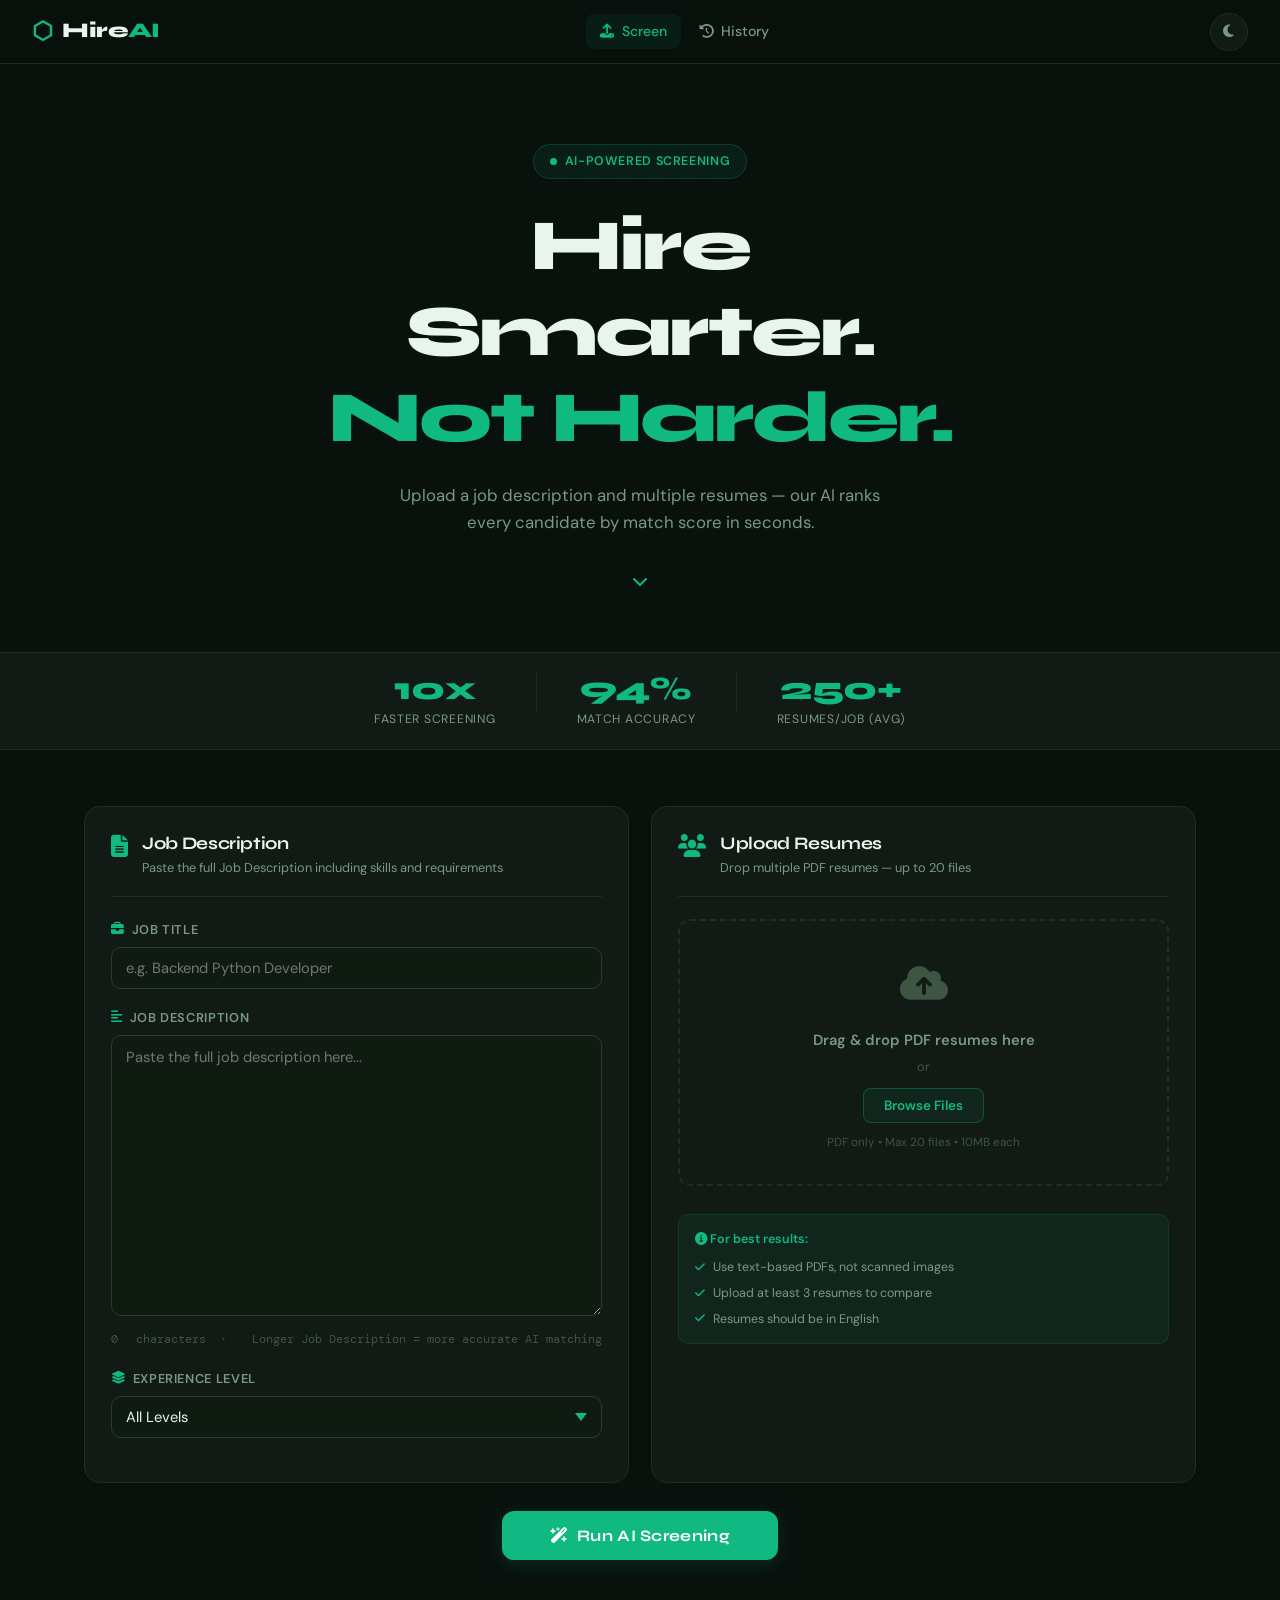
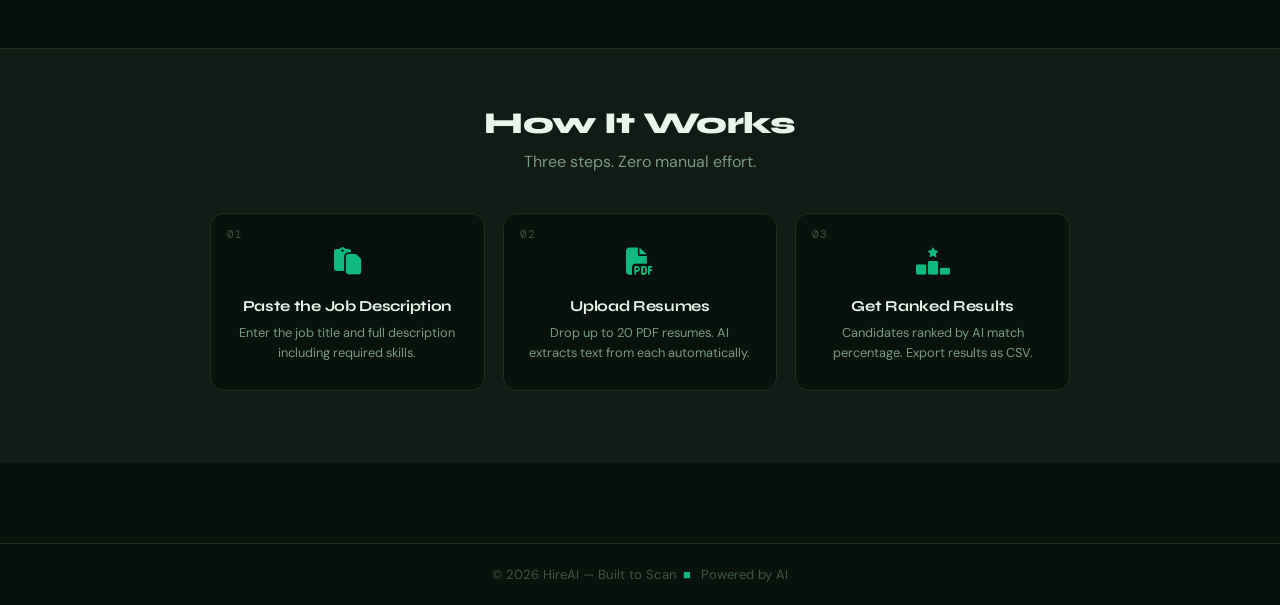
<file: index.html>
<!DOCTYPE html>
<!-- Upload page: user enters job description and uploads resumes -->
<html lang="en" data-theme="dark">

<head>
  <meta charset="UTF-8" />
  <meta name="viewport" content="width=device-width, initial-scale=1.0" />
  <title>HireAI — Screen Candidates</title>

  <link
    href="https://fonts.googleapis.com/css2?family=Syne:wght@400;600;700;800&family=DM+Sans:wght@300;400;500;600&family=DM+Mono:wght@400;500&display=swap"
    rel="stylesheet" />
  <link rel="stylesheet" href="https://cdnjs.cloudflare.com/ajax/libs/font-awesome/6.5.0/css/all.min.css" />
  <link rel="stylesheet" href="style.css" />
</head>

<body>

  <!-- ═══════════════════ NAVBAR ═══════════════════ -->
  <nav class="navbar">
    <a href="index.html" class="nav-logo">
      <span class="logo-icon">⬡</span>
      <span class="logo-text">Hire<span class="accent">AI</span></span>
    </a>
    <div class="nav-links">
      <a href="index.html" class="nav-link active">
        <i class="fas fa-upload"></i> Screen
      </a>
      <a href="main.html" class="nav-link" onclick="sessionStorage.setItem('view','history')">
        <i class="fas fa-clock-rotate-left"></i> History
      </a>
    </div>
    <button class="theme-toggle" onclick="toggleTheme()" title="Switch theme">
      <i class="fas fa-moon" id="themeIcon"></i>
    </button>
  </nav>

  <main class="main-content">

    <!-- ── HERO SECTION ── -->
    <section class="hero">
      <div class="hero-grid-bg"></div>
      <div class="hero-content">
        <div class="hero-badge">
          <span class="badge-dot"></span>
          AI-Powered Screening
        </div>
        <h1 class="hero-title">
          Hire Smarter.<br />
          <span class="accent">Not Harder.</span>
        </h1>
        <p class="hero-subtitle">
          Upload a job description and multiple resumes — our AI ranks every
          candidate by match score in seconds.
        </p>
        <div class="hero-arrow"><i class="fas fa-chevron-down"></i></div>
      </div>
    </section>

    <!-- ── STATS BAR ── -->
    <div class="stats-bar">
      <div class="stat-item">
        <span class="stat-number">10x</span>
        <span class="stat-label">Faster Screening</span>
      </div>
      <div class="stat-divider"></div>
      <div class="stat-item">
        <span class="stat-number">94%</span>
        <span class="stat-label">Match Accuracy</span>
      </div>
      <div class="stat-divider"></div>
      <div class="stat-item">
        <span class="stat-number">250+</span>
        <span class="stat-label">Resumes/Job (avg)</span>
      </div>
    </div>

    <!-- ── MAIN FORM SECTION ── -->
    <section class="form-section">
      <div class="container">

        <div class="form-grid">

          <!-- LEFT CARD: Job Description input -->
          <div class="form-card">
            <div class="card-header">
              <i class="fas fa-file-lines card-icon"></i>
              <div>
                <h2 class="card-title">Job Description</h2>
                <p class="card-subtitle">Paste the full Job Description including skills and requirements</p>
              </div>
            </div>

            <div class="input-group">
              <label class="input-label" for="job_title">
                <i class="fas fa-briefcase"></i> Job Title
              </label>
              <input type="text" id="job_title" class="text-input" placeholder="e.g. Backend Python Developer" />
            </div>

            <div class="input-group">
              <label class="input-label" for="job_description">
                <i class="fas fa-align-left"></i> Job Description
              </label>
              <textarea id="job_description" class="textarea-input" rows="11"
                placeholder="Paste the full job description here..."></textarea>
              <div class="char-counter">
                <span id="charCount">0</span> characters &nbsp;·&nbsp;
                <span class="char-tip">Longer Job Description = more accurate AI matching</span>
              </div>
            </div>

            <div class="input-group">
              <label class="input-label" for="experience_level">
                <i class="fas fa-layer-group"></i> Experience Level
              </label>
              <select id="experience_level" class="select-input">
                <option value="all">All Levels</option>
                <option value="fresher">Fresher (0 - 1 yr)</option>
                <option value="mid">Mid-Level (2 - 4 yrs)</option>
                <option value="senior">Senior (5+ yrs)</option>
              </select>
            </div>
          </div>

          <!-- RIGHT CARD: Resume upload -->
          <div class="form-card">
            <div class="card-header">
              <i class="fas fa-users card-icon"></i>
              <div>
                <h2 class="card-title">Upload Resumes</h2>
                <p class="card-subtitle">Drop multiple PDF resumes — up to 20 files</p>
              </div>
            </div>

            <div class="drop-zone" id="dropZone">
              <div class="drop-zone-inner">
                <div class="drop-icon"><i class="fas fa-cloud-arrow-up"></i></div>
                <p class="drop-text">Drag &amp; drop PDF resumes here</p>
                <p class="drop-subtext">or</p>
                <input type="file" id="resumeFiles" multiple accept=".pdf" class="file-input-hidden" />
                <button type="button" class="btn-browse" onclick="document.getElementById('resumeFiles').click()">
                  Browse Files
                </button>
                <p class="drop-hint">PDF only &bull; Max 20 files &bull; 10MB each</p>
              </div>
            </div>

            <div class="file-list" id="fileList"></div>

            <div class="file-count-bar" id="fileCountBar" style="display:none;">
              <i class="fas fa-check-circle accent"></i>
              <span id="fileCountText">0 files selected</span>
              <button type="button" class="btn-clear-files" onclick="clearFiles()">Clear all</button>
            </div>

            <div class="requirements-box">
              <p class="req-title"><i class="fas fa-circle-info"></i> For best results:</p>
              <ul class="req-list">
                <li><i class="fas fa-check accent"></i> Use text-based PDFs, not scanned images</li>
                <li><i class="fas fa-check accent"></i> Upload at least 3 resumes to compare</li>
                <li><i class="fas fa-check accent"></i> Resumes should be in English</li>
              </ul>
            </div>
          </div>

        </div>

        <!-- Submit button -->
        <div class="submit-row">
          <button type="button" class="btn-submit" onclick="submitForm()">
            <span id="submitText">
              <i class="fas fa-wand-magic-sparkles"></i>&nbsp; Run AI Screening
            </span>
            <span id="submitLoading" style="display:none;">
              <i class="fas fa-circle-notch fa-spin"></i>&nbsp; Processing...
            </span>
          </button>
        </div>

        <!-- Error message area -->
        <div id="formError" style="display:none;" class="flash flash-error">
          <i class="fas fa-circle-exclamation"></i>
          <span id="formErrorText"></span>
        </div>

      </div>
    </section>

    <!-- ── HOW IT WORKS ── -->
    <section class="how-it-works">
      <div class="container">
        <h2 class="section-title">How It Works</h2>
        <p class="section-subtitle">Three steps. Zero manual effort.</p>
        <div class="steps-grid">
          <div class="step-card">
            <div class="step-number">01</div>
            <div class="step-icon"><i class="fas fa-paste"></i></div>
            <h3 class="step-title">Paste the Job Description</h3>
            <p class="step-desc">Enter the job title and full description including required skills.</p>
          </div>
          <div class="step-card">
            <div class="step-number">02</div>
            <div class="step-icon"><i class="fas fa-file-pdf"></i></div>
            <h3 class="step-title">Upload Resumes</h3>
            <p class="step-desc">Drop up to 20 PDF resumes. AI extracts text from each automatically.</p>
          </div>
          <div class="step-card">
            <div class="step-number">03</div>
            <div class="step-icon"><i class="fas fa-ranking-star"></i></div>
            <h3 class="step-title">Get Ranked Results</h3>
            <p class="step-desc">Candidates ranked by AI match percentage. Export results as CSV.</p>
          </div>
        </div>
      </div>
    </section>

  </main>

  <footer class="footer">
    <p>&copy; 2026 HireAI &mdash; Built to Scan<span class="footer-accent">&#9632;</span> Powered by AI</p>
  </footer>

  <script src="main.js"></script>

  <script>
    /* Live character counter */
    document.getElementById('job_description').addEventListener('input', function () {
      document.getElementById('charCount').textContent = this.value.length;
    });

    async function submitForm() {
      const title = document.getElementById('job_title').value.trim();
      const jd = document.getElementById('job_description').value.trim();
      const files = document.getElementById('resumeFiles').files;
      const errEl = document.getElementById('formError');
      const errTx = document.getElementById('formErrorText');

      // ── Validation ──────────────────────────────────────────
      errEl.style.display = 'none';

      if (!title) {
        errTx.textContent = 'Please enter a job title.';
        errEl.style.display = 'flex';
        return;
      }
      if (jd.length < 50) {
        errTx.textContent = 'Please enter a more detailed job description (min 50 characters).';
        errEl.style.display = 'flex';
        return;
      }
      if (!files || files.length === 0) {
        errTx.textContent = 'Please upload at least one PDF resume.';
        errEl.style.display = 'flex';
        return;
      }

      // ── Loading UI ───────────────────────────────────────────
      document.getElementById('submitText').style.display = 'none';
      document.getElementById('submitLoading').style.display = 'inline';

      // ── Build FormData ───────────────────────────────────────
      const formData = new FormData();
      formData.append('job_title', title);
      formData.append('job_description', jd);
      for (let i = 0; i < files.length; i++) {
        formData.append('resumes', files[i]);
      }

      try {
        const response = await fetch('/screen', {
          method: 'POST',
          body: formData
        });

        if (!response.ok) {
          throw new Error('Server responded with status ' + response.status);
        }

        const data = await response.json();

        if (!data.success) {
          throw new Error(data.error || data.message || 'Unknown error from server.');
        }

        // ── Store results in sessionStorage for main.html ────────
        sessionStorage.setItem('lastResults', JSON.stringify(data.candidates));
        sessionStorage.setItem('commonGaps', JSON.stringify(data.common_gaps || []));
        sessionStorage.setItem('jobTitle', title);
        sessionStorage.setItem('resumeCount', data.count);
        sessionStorage.setItem('view', 'results');   // show results view on main.html

        // ── Navigate to results page ─────────────────────────────
        window.location.href = 'main.html';

      } catch (err) {
        console.error('Submission error:', err);
        errTx.textContent = 'Connection failed: ' + err.message + '. Make sure app.py is running.';
        errEl.style.display = 'flex';
        document.getElementById('submitText').style.display = 'inline';
        document.getElementById('submitLoading').style.display = 'none';
      }
    }
  </script>

</body>

</html>
</file>
<file: style.css>
/* ── DARK THEME VARIABLES (default) ── */
/* :root applies these variables to the entire page by default */
:root,
/* [data-theme="dark"] re-applies when JS explicitly switches to dark mode */
[data-theme="dark"] {
  --bg: #09110d;
  /* Darkest page background: very dark green-black */
  --surface: #111a14;
  /* Slightly lighter card/panel background color */
  --surface-2: #172112;
  /* Lighter shade used for hover and secondary surfaces */
  --border: #1e2e20;
  /* Subtle border color drawn between elements */
  --text: #e8f5ed;
  /* Primary text: near-white with a soft green tint */
  --text-muted: #7a9982;
  /* Secondary text: muted sage green for labels */
  --text-faint: #3d5542;
  /* Faintest text used for placeholders and disabled states */
  --accent: #10b981;
  /* Brand accent: Emerald Green for buttons and highlights */
  --accent-hover: #0d9e6e;
  /* Darker emerald used on hover states */
  --accent-glow: rgba(16, 185, 129, 0.15);
  /* Transparent emerald for box-shadow glow */
  --accent-light: rgba(16, 185, 129, 0.08);
  /* Very faint emerald tint for badge backgrounds */
  --score-high: #10b981;
  /* Green applied to match scores of 75% and above */
  --score-mid: #f59e0b;
  /* Amber applied to match scores of 50 to 74% */
  --score-low: #ef4444;
  /* Red applied to match scores below 50% */
  --nav-bg: rgba(9, 17, 13, 0.88);
  /* Semi-transparent dark background for frosted navbar */
  --nav-border: #1e2e20;
  /* Border color drawn at the bottom of the navbar */
  --shadow: 0 4px 24px rgba(0, 0, 0, 0.4);
  /* Drop shadow used on floating elements */
  --input-bg: #0f1a11;
  /* Dark background color used inside text inputs */
  --input-border: #2a3d2c;
  /* Border drawn around text inputs and dropdowns */
  --input-focus: #10b981;
  /* Emerald border shown on a focused input field */
}

/* ── LIGHT THEME VARIABLES — active when JS sets data-theme="light" ── */
/* All variables below override the dark theme when light mode is active */
[data-theme="light"] {
  --bg: #f0f9f4;
  /* Light mint page background for light mode */
  --surface: #ffffff;
  /* Pure white card background in light mode */
  --surface-2: #e8f5ed;
  /* Light green tint for hover surfaces in light mode */
  --border: #c8e6d0;
  /* Soft mint border color used in light mode */
  --text: #0f2617;
  /* Very dark forest green text for readability on white */
  --text-muted: #4a7459;
  /* Medium green-grey for secondary labels in light mode */
  --text-faint: #8ab89a;
  /* Light sage for placeholder text in light mode */
  --accent: #059669;
  /* Slightly darker emerald for better contrast on white */
  --accent-hover: #047857;
  /* Even darker emerald for hover states in light mode */
  --accent-glow: rgba(5, 150, 105, 0.12);
  /* Transparent glow for box-shadows in light mode */
  --accent-light: rgba(5, 150, 105, 0.06);
  /* Very faint emerald tint for backgrounds in light mode */
  --score-high: #059669;
  /* Darker green for high scores to contrast on white */
  --score-mid: #d97706;
  /* Darker amber for mid scores to contrast on white */
  --score-low: #dc2626;
  /* Darker red for low scores to contrast on white */
  --nav-bg: rgba(240, 249, 244, 0.92);
  /* Semi-transparent light mint for navbar background */
  --nav-border: #c8e6d0;
  /* Soft mint border at the bottom of the navbar */
  --shadow: 0 4px 24px rgba(0, 0, 0, 0.08);
  /* Lighter shadow used in light mode */
  --input-bg: #f8fffe;
  /* Nearly white input background for light mode */
  --input-border: #b6d9c0;
  /* Soft green border around inputs in light mode */
  --input-focus: #059669;
  /* Darker emerald focus border for inputs in light mode */
}

/* ── RESET & BASE ── */
/* Selects all elements and their pseudo-elements for the universal reset */
*,
*::before,
*::after {
  margin: 0;
  /* Removes all default outer spacing from every element */
  padding: 0;
  /* Removes all default inner spacing from every element */
  box-sizing: border-box;
  /* Includes padding and border inside the element's total width */
}

/* Enables animated smooth scrolling when jumping to anchor links */
html {
  scroll-behavior: smooth;
  /* Animates page scroll instead of instantly jumping */
}

/* Sets the base font, background, text color, and minimum height for the page */
body {
  font-family: 'DM Sans', sans-serif;
  /* Uses DM Sans as the main readable body font */
  background: var(--bg);
  /* Applies the current theme background color */
  color: var(--text);
  /* Applies the current theme text color */
  min-height: 100vh;
  /* Ensures the body fills the full visible screen height */
  line-height: 1.65;
  /* Sets comfortable vertical spacing between lines of text */
  transition: background .3s, color .3s;
  /* Animates color changes smoothly on theme switch */
}

/* Makes links inherit surrounding text color and removes underline */
a {
  color: inherit;
  /* Link color matches the surrounding text instead of default blue */
  text-decoration: none;
  /* Removes the default underline from all anchor tags */
}

/* Removes bullet points from all unordered lists */
ul {
  list-style: none;
  /* Hides the default disc markers on list items */
}

/* Applies the Syne display font and tight letter-spacing to all headings */
h1,
h2,
h3,
h4,
h5,
h6 {
  font-family: 'Syne', sans-serif;
  /* Uses bold geometric Syne font for all headings */
  line-height: 1.2;
  /* Sets tighter line height for large heading text */
  letter-spacing: -.02em;
  /* Tightens letter spacing for a modern heading look */
}

/* Utility class that applies the emerald accent color to any text element */
.accent {
  color: var(--accent);
  /* Turns any element's text the current theme accent color */
}

/* ── LAYOUT ── */
/* Centers content with a max width and adds horizontal padding */
.container {
  max-width: 1160px;
  /* Limits content to 1160 pixels wide on large screens */
  margin: 0 auto;
  /* Centers the container horizontally on the page */
  padding: 0 24px;
  /* Adds left and right padding inside the container */
}

/* Adds top padding to clear the fixed navbar and sets minimum page height */
.main-content {
  padding-top: 64px;
  /* Pushes all content below the 64px fixed navbar */
  min-height: calc(100vh - 100px);
  /* Ensures the page is tall enough to push the footer down */
}

/* ── NAVBAR ── */
/* Fixed navbar that stays visible at the top of the viewport while scrolling */
.navbar {
  position: fixed;
  /* Locks the navbar to the top of the viewport */
  top: 0;
  /* Anchors the navbar to the very top of the screen */
  left: 0;
  /* Stretches the navbar to the left edge */
  right: 0;
  /* Stretches the navbar to the right edge */
  height: 64px;
  /* Sets the navbar to exactly 64 pixels tall */
  background: var(--nav-bg);
  /* Applies the semi-transparent frosted glass background */
  backdrop-filter: blur(12px);
  /* Blurs page content visible behind the navbar */
  border-bottom: 1px solid var(--nav-border);
  /* Draws a subtle line below the navbar */
  display: flex;
  /* Arranges navbar children in a horizontal row */
  align-items: center;
  /* Vertically centers all children in the navbar */
  justify-content: space-between;
  /* Logo left, links center, toggle right */
  padding: 0 32px;
  /* Adds horizontal padding inside the navbar */
  z-index: 100;
  /* Ensures the navbar renders above all other page elements */
  transition: background .3s;
  /* Smoothly animates background on theme change */
}

/* Styles the logo as a horizontal flex row with icon and text */
.nav-logo {
  display: flex;
  /* Places the hexagon icon and text side by side */
  align-items: center;
  /* Vertically centers the icon with the text */
  gap: 10px;
  /* Adds space between the hexagon and the logo text */
  font-family: 'Syne', sans-serif;
  /* Uses the bold Syne font for the logo */
  font-size: 1.3rem;
  /* Makes the logo text larger than body text */
  font-weight: 800;
  /* Makes the logo text as bold as possible */
  letter-spacing: -.03em;
  /* Tightens letter spacing for a sleek logo style */
}

/* Styles the hexagon icon in the navbar logo */
.logo-icon {
  font-size: 1.5rem;
  /* Makes the hexagon symbol larger than the text */
  color: var(--accent);
  /* Colors the hexagon with the emerald accent */
}

/* Wraps the navigation links in a horizontal row */
.nav-links {
  display: flex;
  /* Arranges the Screen and History links side by side */
  gap: 4px;
  /* Adds a small gap between navigation links */
}

/* Styles each navigation link as a pill */
.nav-link {
  display: flex;
  /* Places the icon and text side by side inside the link */
  align-items: center;
  /* Vertically centers the icon with the link text */
  gap: 8px;
  /* Adds space between the icon and the link label */
  padding: 6px 14px;
  /* Adds padding to create the pill button shape */
  border-radius: 8px;
  /* Rounds the link pill corners */
  font-size: .88rem;
  /* Sets a slightly smaller font than body text */
  font-weight: 500;
  /* Makes link text medium weight */
  color: var(--text-muted);
  /* Uses muted color for inactive nav links */
  transition: all .2s;
  /* Smoothly animates all visual changes on hover */
}

/* Highlights a link on hover or when it matches the active page */
.nav-link:hover,
.nav-link.active {
  background: var(--accent-light);
  /* Adds a faint emerald background to active links */
  color: var(--accent);
  /* Colors active link text with the emerald accent */
}

/* Styles the circular theme toggle button in the top-right of the navbar */
.theme-toggle {
  width: 38px;
  /* Sets the toggle to a fixed 38 pixel width */
  height: 38px;
  /* Sets the toggle to a fixed 38 pixel height */
  border-radius: 50%;
  /* Makes the toggle a perfect circle */
  border: 1px solid var(--border);
  /* Draws a border around the circle */
  background: var(--surface);
  /* Fills the toggle with the surface color */
  color: var(--text-muted);
  /* Colors the moon/sun icon with the muted color */
  cursor: pointer;
  /* Shows a hand cursor on hover */
  display: flex;
  /* Centers the icon inside the circle */
  align-items: center;
  /* Vertically centers the icon */
  justify-content: center;
  /* Horizontally centers the icon */
  font-size: .9rem;
  /* Sets the icon size */
  transition: all .2s;
  /* Smoothly animates visual changes on hover */
}

/* Changes the toggle appearance when hovered */
.theme-toggle:hover {
  background: var(--accent-light);
  /* Adds faint emerald background on hover */
  color: var(--accent);
  /* Colors the icon emerald on hover */
  border-color: var(--accent);
  /* Changes the border to emerald on hover */
}

/* ── FOOTER ── */
/* Styles the page footer at the very bottom */
.footer {
  border-top: 1px solid var(--border);
  /* Draws a line above the footer */
  padding: 20px;
  /* Adds spacing inside the footer */
  text-align: center;
  /* Centers footer text horizontally */
  font-size: .82rem;
  /* Makes footer text slightly smaller than body text */
  color: var(--text-faint);
  /* Uses the faintest text color for the footer */
  margin-top: 80px;
  /* Adds space above the footer to separate from content */
}

/* Styles the small decorative square between footer text segments */
.footer-accent {
  color: var(--accent);
  /* Colors the decorative square with the emerald accent */
  margin: 0 6px;
  /* Adds horizontal spacing around the decorative square */
}

/* ── HERO ── */
/* Styles the large hero section at the top of the upload page */
.hero {
  position: relative;
  /* Creates a context for the background grid overlay */
  padding: 80px 24px 56px;
  /* Adds generous padding inside the hero section */
  text-align: center;
  /* Centers all hero content horizontally */
  overflow: hidden;
  /* Clips the background grid to stay within the section */
}

/* CSS dot-grid decorative background drawn with a radial gradient */
.hero-grid-bg {
  position: absolute;
  /* Positions the grid behind all hero content */
  inset: 0;
  /* Stretches the grid to fill the entire hero section */
  background-image: radial-gradient(circle, var(--border) 1px, transparent 1px);
  /* Draws small dots at every grid intersection */
  background-size: 32px 32px;
  /* Sets 32px spacing between each dot */
  opacity: .5;
  /* Makes the grid subtle and semi-transparent */
  pointer-events: none;
  /* Allows clicks to pass through the grid to elements below */
}

/* Positions hero text above the decorative background */
.hero-content {
  position: relative;
  /* Creates a stacking context above the background grid */
  z-index: 1;
  /* Renders hero text on top of the background grid */
  max-width: 680px;
  /* Limits text width for comfortable reading */
  margin: 0 auto;
  /* Centers the hero content block */
}

/* Styles the small AI-Powered Screening badge above the headline */
.hero-badge {
  display: inline-flex;
  /* Shrinks the badge to fit its content */
  align-items: center;
  /* Vertically centers the dot and text inside */
  gap: 8px;
  /* Adds space between the pulsing dot and the label */
  background: var(--accent-light);
  /* Fills the badge with faint emerald */
  border: 1px solid rgba(16, 185, 129, .2);
  /* Draws a subtle emerald border */
  color: var(--accent);
  /* Colors the badge text with the emerald accent */
  padding: 6px 16px;
  /* Adds padding to create the pill shape */
  border-radius: 100px;
  /* Fully rounds the badge into a pill */
  font-size: .78rem;
  /* Sets a small font size for the badge */
  font-weight: 600;
  /* Makes the badge text semi-bold */
  text-transform: uppercase;
  /* Converts badge text to all uppercase */
  letter-spacing: .05em;
  /* Adds slight letter spacing to the uppercase text */
  margin-bottom: 24px;
  /* Adds space below the badge before the headline */
}

/* Styles the animated pulsing dot inside the hero badge */
.badge-dot {
  width: 7px;
  /* Sets the dot to 7 pixels wide */
  height: 7px;
  /* Sets the dot to 7 pixels tall */
  background: var(--accent);
  /* Fills the dot with the emerald accent color */
  border-radius: 50%;
  /* Makes the dot a perfect circle */
  animation: pulse 2s infinite;
  /* Runs the pulse animation continuously */
}

/* Defines the pulse animation that makes the dot fade and shrink */
@keyframes pulse {

  0%,
  100% {
    opacity: 1;
    transform: scale(1);
  }

  /* Full size and opacity at start and end */
  50% {
    opacity: .4;
    transform: scale(.8);
  }

  /* Fades and shrinks at the animation midpoint */
}

/* Styles the main hero headline with fluid responsive font sizing */
.hero-title {
  font-size: clamp(2.8rem, 6vw, 4.5rem);
  /* Scales between 2.8rem and 4.5rem based on screen width */
  font-weight: 800;
  /* Makes the headline as bold as possible */
  letter-spacing: -.04em;
  /* Tightens letter spacing for a strong headline look */
  margin-bottom: 20px;
  /* Adds space below the headline */
}

/* Styles the subtitle paragraph below the main headline */
.hero-subtitle {
  font-size: 1.05rem;
  /* Sets the subtitle slightly larger than body text */
  color: var(--text-muted);
  /* Uses the muted color to separate from the headline */
  max-width: 520px;
  /* Limits width for readable line lengths */
  margin: 0 auto 32px;
  /* Centers the subtitle and adds space below it */
}

/* Styles the animated arrow below the hero subtitle */
.hero-arrow {
  color: var(--accent);
  /* Colors the arrow with the emerald accent */
  font-size: 1rem;
  /* Sets the arrow icon size */
  animation: bounce 2s infinite;
  /* Runs the bounce animation continuously */
}

/* Defines the bounce animation that moves the arrow up and down */
@keyframes bounce {

  0%,
  100% {
    transform: translateY(0);
  }

  /* Arrow at its normal vertical position */
  50% {
    transform: translateY(6px);
  }

  /* Arrow shifts 6 pixels downward at midpoint */
}

/* ── STATS BAR ── */
/* Styles the three-number stats bar below the hero */
.stats-bar {
  display: flex;
  /* Arranges the three stats horizontally */
  justify-content: center;
  /* Centers the stats group horizontally */
  background: var(--surface);
  /* Fills the bar with the card surface color */
  border-top: 1px solid var(--border);
  /* Draws a line above the stats bar */
  border-bottom: 1px solid var(--border);
  /* Draws a line below the stats bar */
  padding: 20px 24px;
  /* Adds padding inside the bar */
}

/* Styles each stat number and label pair */
.stat-item {
  display: flex;
  /* Stacks number above label */
  flex-direction: column;
  /* Arranges number and label vertically */
  align-items: center;
  /* Centers both horizontally */
  padding: 0 40px;
  /* Adds horizontal spacing between stat items */
}

/* Styles the large number in each stat */
.stat-number {
  font-family: 'Syne', sans-serif;
  /* Uses bold Syne font for stat numbers */
  font-size: 2rem;
  /* Makes the stat number large and prominent */
  font-weight: 800;
  /* Makes the stat number as bold as possible */
  color: var(--accent);
  /* Colors the number with the emerald accent */
  line-height: 1;
  /* Removes extra vertical spacing around the number */
}

/* Styles the label below each stat number */
.stat-label {
  font-size: .76rem;
  /* Makes the label smaller than body text */
  color: var(--text-muted);
  /* Uses muted color for the label */
  text-transform: uppercase;
  /* Converts the label to all uppercase */
  letter-spacing: .06em;
  /* Adds letter spacing to the uppercase label */
  margin-top: 4px;
  /* Adds a small gap between the number and label */
}

/* Styles the vertical divider line between stat items */
.stat-divider {
  width: 1px;
  /* Sets the divider to exactly one pixel wide */
  height: 40px;
  /* Sets the divider height to match the stats */
  background: var(--border);
  /* Colors the divider with the border variable */
}

/* ── FORM SECTION ── */
/* Adds vertical spacing around the main upload form */
.form-section {
  padding: 56px 0;
  /* Adds space above and below the form section */
}

/* Two-column grid layout for the JD card and upload card */
.form-grid {
  display: grid;
  /* Uses CSS Grid for the two-column layout */
  grid-template-columns: 1fr 1fr;
  /* Creates two equal-width columns */
  gap: 22px;
  /* Adds space between the two form cards */
  margin-bottom: 28px;
  /* Adds space below the form grid */
}

/* Styles each white card in the form section */
.form-card {
  background: var(--surface);
  /* Fills the card with the surface background */
  border: 1px solid var(--border);
  /* Draws a border around the card */
  border-radius: 16px;
  /* Rounds the card corners */
  padding: 26px;
  /* Adds internal padding inside the card */
  transition: border-color .2s;
  /* Smoothly animates border color on hover */
}

/* Highlights the form card border on hover */
.form-card:hover {
  border-color: var(--accent);
  /* Changes the border to emerald on hover */
}

/* Styles the header row at the top of each form card */
.card-header {
  display: flex;
  /* Places icon and text side by side */
  align-items: flex-start;
  /* Aligns icon to the top of the text block */
  gap: 14px;
  /* Adds space between the icon and the heading text */
  margin-bottom: 22px;
  /* Adds space below the header */
  padding-bottom: 18px;
  /* Adds padding before the divider line */
  border-bottom: 1px solid var(--border);
  /* Draws a divider line below the header */
}

/* Styles the icon displayed in each card header */
.card-icon {
  font-size: 1.4rem;
  /* Makes the card icon larger than body text */
  color: var(--accent);
  /* Colors the icon with the emerald accent */
  margin-top: 2px;
  /* Nudges the icon down to align with the title */
}

/* Styles the card title text */
.card-title {
  font-size: 1.1rem;
  /* Makes the card title slightly larger than body text */
  font-weight: 700;
  /* Makes the card title bold */
  margin-bottom: 3px;
  /* Adds a tiny gap between the title and subtitle */
}

/* Styles the subtitle below each card title */
.card-subtitle {
  font-size: .8rem;
  /* Makes the subtitle smaller than body text */
  color: var(--text-muted);
  /* Uses muted color for the subtitle */
}

/* Wraps each label and input with bottom spacing */
.input-group {
  margin-bottom: 18px;
  /* Adds space below each form field group */
}

/* Styles the small uppercase label above each input */
.input-label {
  display: flex;
  /* Places the icon and label text side by side */
  align-items: center;
  /* Vertically centers the icon with the label */
  gap: 7px;
  /* Adds space between the icon and the label text */
  font-size: .8rem;
  /* Makes the label smaller than body text */
  font-weight: 600;
  /* Makes the label semi-bold */
  color: var(--text-muted);
  /* Uses muted color for form labels */
  text-transform: uppercase;
  /* Converts the label to all uppercase */
  letter-spacing: .05em;
  /* Adds letter spacing to the uppercase label */
  margin-bottom: 7px;
  /* Adds space below the label before the input */
}

/* Colors the small icon inside each label */
.input-label i {
  color: var(--accent);
  /* Colors the label icon with the emerald accent */
}

/* Shared base styles for text inputs, textareas, and selects */
.text-input,
.textarea-input,
.select-input {
  width: 100%;
  /* Makes each input fill its container width */
  background: var(--input-bg);
  /* Applies the dark input background */
  border: 1px solid var(--input-border);
  /* Draws a border around the input */
  border-radius: 10px;
  /* Rounds the input corners */
  color: var(--text);
  /* Sets input text color to match the theme */
  font-family: 'DM Sans', sans-serif;
  /* Ensures inputs use the page font */
  font-size: .92rem;
  /* Sets a comfortable reading size for input text */
  padding: 10px 14px;
  /* Adds internal padding inside the input */
  outline: none;
  /* Removes the default browser focus outline */
  transition: border-color .2s, box-shadow .2s;
  /* Animates border and glow on focus */
}

/* Applies an emerald highlight when an input is focused */
.text-input:focus,
.textarea-input:focus,
.select-input:focus {
  border-color: var(--input-focus);
  /* Changes border to emerald on focus */
  box-shadow: 0 0 0 3px var(--accent-glow);
  /* Adds a soft emerald glow around focused input */
}

/* Additional styles specific to the multiline textarea */
.textarea-input {
  resize: vertical;
  /* Allows vertical resize only */
  min-height: 210px;
  /* Sets a minimum textarea height */
  line-height: 1.6;
  /* Sets comfortable line spacing inside the textarea */
}

/* Styles the live character counter below the JD textarea */
.char-counter {
  display: flex;
  /* Places count and tip text side by side */
  justify-content: space-between;
  /* Pushes count left and tip right */
  font-size: .76rem;
  /* Makes the counter text small */
  color: var(--text-faint);
  /* Uses the faintest text color */
  margin-top: 5px;
  /* Adds a gap between the textarea and counter */
  font-family: 'DM Mono', monospace;
  /* Uses monospace font for the number */
}

/* Removes default dropdown arrow and adds a custom emerald arrow */
.select-input {
  cursor: pointer;
  /* Shows a hand cursor on hover */
  appearance: none;
  /* Removes the OS default dropdown arrow */
  background-image: url("data:image/svg+xml,%3Csvg xmlns='http://www.w3.org/2000/svg' width='12' height='8' viewBox='0 0 12 8'%3E%3Cpath fill='%2310b981' d='M6 8L0 0h12z'/%3E%3C/svg%3E");
  /* Custom emerald triangle as the dropdown arrow */
  background-repeat: no-repeat;
  /* Prevents the arrow from tiling */
  background-position: right 14px center;
  /* Positions the arrow on the right side */
  padding-right: 36px;
  /* Adds padding so text doesn't overlap the arrow */
}

/* ── DRAG AND DROP ── */
/* Styles the dashed file upload drop zone */
.drop-zone {
  border: 2px dashed var(--border);
  /* Draws a dashed border to signal a drop target */
  border-radius: 12px;
  /* Rounds the drop zone corners */
  padding: 32px 20px;
  /* Adds generous internal padding */
  text-align: center;
  /* Centers all content inside the zone */
  cursor: pointer;
  /* Shows a hand cursor over the zone */
  transition: all .2s;
  /* Smoothly animates all visual changes */
  margin-bottom: 14px;
  /* Adds space below the drop zone */
}

/* Changes appearance when a file is dragged over or hovered */
.drop-zone.drag-over,
.drop-zone:hover {
  border-color: var(--accent);
  /* Changes the dashed border to emerald */
  background: var(--accent-light);
  /* Adds a faint emerald background tint */
}

/* Styles the large upload cloud icon inside the drop zone */
.drop-icon {
  font-size: 2.4rem;
  /* Makes the icon large and prominent */
  color: var(--text-faint);
  /* Uses the faintest color so it is subtle */
  margin-bottom: 12px;
  /* Adds space below the icon */
  transition: color .2s;
  /* Animates color change on hover */
}

/* Changes the upload icon to emerald when the zone is hovered */
.drop-zone:hover .drop-icon {
  color: var(--accent);
  /* Colors the icon emerald on hover */
}

/* Styles the main text label inside the drop zone */
.drop-text {
  font-size: .92rem;
  /* Sets a readable size for the drop zone label */
  font-weight: 600;
  /* Makes the label semi-bold */
  color: var(--text-muted);
  /* Uses muted color for the label */
  margin-bottom: 4px;
  /* Adds a small gap below the label */
}

/* Styles the secondary "or" text inside the drop zone */
.drop-subtext {
  font-size: .8rem;
  /* Makes the separator text smaller */
  color: var(--text-faint);
  /* Uses faint color for the separator */
  margin-bottom: 10px;
  /* Adds space before the browse button */
}

/* Hides the actual file input while keeping it functionally clickable */
.file-input-hidden {
  display: none;
  /* Hides the native file input visually */
}

/* Styles the Browse Files button inside the drop zone */
.btn-browse {
  background: var(--accent-light);
  /* Fills with faint emerald background */
  color: var(--accent);
  /* Colors text with emerald accent */
  border: 1px solid rgba(16, 185, 129, .3);
  /* Draws a semi-transparent emerald border */
  border-radius: 8px;
  /* Rounds the button corners */
  padding: 8px 20px;
  /* Adds internal padding */
  font-size: .84rem;
  /* Sets button text size */
  font-weight: 600;
  /* Makes button text semi-bold */
  cursor: pointer;
  /* Shows a hand cursor */
  font-family: 'DM Sans', sans-serif;
  /* Uses the page font */
  transition: all .2s;
  /* Animates visual changes on hover */
}

/* Changes browse button to solid emerald on hover */
.btn-browse:hover {
  background: var(--accent);
  /* Fills with solid emerald on hover */
  color: #fff;
  /* Changes text to white for contrast */
}

/* Styles the small hints text at the bottom of the drop zone */
.drop-hint {
  font-size: .73rem;
  /* Makes the hint text very small */
  color: var(--text-faint);
  /* Uses the faintest color for hints */
  margin-top: 10px;
  /* Adds space above the hint */
}

/* Stacks the selected file rows vertically */
.file-list {
  display: flex;
  /* Enables flex for vertical stacking */
  flex-direction: column;
  /* Arranges file items in a column */
  gap: 6px;
  /* Adds space between file rows */
  margin-bottom: 10px;
  /* Adds space below the file list */
}

/* Styles each selected file row showing name and size */
.file-item {
  display: flex;
  /* Places name and size side by side */
  align-items: center;
  /* Vertically centers both */
  justify-content: space-between;
  /* Pushes name left and size right */
  background: var(--surface-2);
  /* Uses secondary surface for file rows */
  border: 1px solid var(--border);
  /* Draws a border around each row */
  border-radius: 8px;
  /* Rounds the file row corners */
  padding: 7px 12px;
  /* Adds internal padding */
  font-size: .8rem;
  /* Sets small font for file information */
}

/* Styles the filename and icon side by side */
.file-item-name {
  display: flex;
  /* Places PDF icon and filename together */
  align-items: center;
  /* Vertically centers icon with text */
  gap: 7px;
  /* Adds space between icon and name */
  overflow: hidden;
  /* Hides text that overflows the container */
  text-overflow: ellipsis;
  /* Shows ellipsis when filename is too long */
  white-space: nowrap;
  /* Prevents filename from wrapping */
}

/* Colors the PDF icon red as a conventional file-type indicator */
.file-item-name i {
  color: #ef4444;
  /* Makes the PDF icon red */
}

/* Styles the file size shown on the right of each file row */
.file-item-size {
  font-family: 'DM Mono', monospace;
  /* Uses monospace font for aligned sizes */
  font-size: .73rem;
  /* Makes the size text smaller */
  color: var(--text-faint);
  /* Uses faintest color for size text */
  flex-shrink: 0;
  /* Prevents size from being squeezed */
}

/* Styles the file count bar shown after files are selected */
.file-count-bar {
  display: flex;
  /* Arranges icon, count, and clear button in a row */
  align-items: center;
  /* Vertically centers all elements */
  gap: 8px;
  /* Adds space between elements */
  font-size: .82rem;
  /* Sets a small font for the count text */
  color: var(--accent);
  /* Colors count text with the emerald accent */
  padding: 6px 0;
  /* Adds vertical padding */
}

/* Styles the Clear All link inside the count bar */
.btn-clear-files {
  margin-left: auto;
  /* Pushes the clear button to the far right */
  background: none;
  /* Removes button background */
  border: none;
  /* Removes button border */
  color: var(--text-faint);
  /* Colors the link with faint text */
  font-size: .76rem;
  /* Makes the link text small */
  cursor: pointer;
  /* Shows a hand cursor */
  text-decoration: underline;
  /* Underlines the link */
  font-family: 'DM Sans', sans-serif;
  /* Uses the page font */
}

/* Changes clear button to red on hover as a destructive action warning */
.btn-clear-files:hover {
  color: var(--score-low);
  /* Colors the link red on hover */
}

/* Styles the tips checklist box below the upload zone */
.requirements-box {
  background: var(--accent-light);
  /* Fills with faint emerald background */
  border: 1px solid rgba(16, 185, 129, .12);
  /* Draws a subtle emerald border */
  border-radius: 10px;
  /* Rounds the tips box corners */
  padding: 14px 16px;
  /* Adds internal padding */
  margin-top: 14px;
  /* Adds space above the tips box */
}

/* Styles the title row of the tips checklist */
.req-title {
  font-size: .78rem;
  /* Makes the title small */
  font-weight: 600;
  /* Makes the title semi-bold */
  color: var(--accent);
  /* Colors the title with the emerald accent */
  margin-bottom: 8px;
  /* Adds space below the title */
}

/* Stacks the tips list vertically */
.req-list {
  display: flex;
  /* Enables flexbox for stacking */
  flex-direction: column;
  /* Stacks tips vertically */
  gap: 5px;
  /* Adds space between each tip */
}

/* Styles each tip item with icon and text */
.req-list li {
  display: flex;
  /* Places checkmark and text side by side */
  align-items: center;
  /* Vertically centers icon with text */
  gap: 8px;
  /* Adds space between icon and tip text */
  font-size: .78rem;
  /* Makes tip text small */
  color: var(--text-muted);
  /* Uses muted color for tip text */
}

/* Styles the checkmark icon inside each tip */
.req-list li i {
  color: var(--accent);
  /* Colors the checkmark emerald */
  font-size: .7rem;
  /* Makes the checkmark slightly smaller than tip text */
}

/* ── SUBMIT BUTTON ── */
/* Centers the submit button and hint text below the form */
.submit-row {
  display: flex;
  /* Enables flexbox for centering */
  flex-direction: column;
  /* Stacks button above the hint */
  align-items: center;
  /* Centers both horizontally */
  gap: 10px;
  /* Adds space between button and hint */
  margin-bottom: 32px;
  /* Adds space below the submit row */
}

/* Styles the large primary action button */
.btn-submit {
  background: var(--accent);
  /* Fills with solid emerald */
  color: #fff;
  /* White text for contrast on emerald */
  border: none;
  /* Removes any border */
  border-radius: 12px;
  /* Rounds the button corners */
  padding: 15px 48px;
  /* Adds generous padding to make the button large */
  font-family: 'Syne', sans-serif;
  /* Uses Syne font for the button label */
  font-size: 1rem;
  /* Sets standard body size for button text */
  font-weight: 700;
  /* Makes button text bold */
  cursor: pointer;
  /* Shows hand cursor */
  letter-spacing: .02em;
  /* Adds slight letter spacing */
  transition: all .2s;
  /* Animates all visual changes on hover */
  box-shadow: 0 4px 20px var(--accent-glow);
  /* Adds a soft emerald glow */
}

/* Lifts the button and deepens the glow on hover */
.btn-submit:hover {
  background: var(--accent-hover);
  /* Darkens to hover shade */
  transform: translateY(-2px);
  /* Lifts the button 2 pixels up */
  box-shadow: 0 8px 28px var(--accent-glow);
  /* Deepens the glow on hover */
}

/* Presses the button down on click */
.btn-submit:active {
  transform: translateY(0);
  /* Returns to normal position on click */
}

/* Styles the hint text below the submit button */
.submit-hint {
  font-size: .78rem;
  /* Makes the hint text smaller than body text */
  color: var(--text-faint);
  /* Uses faintest color for the hint */
}

/* Styles all flash notification messages */
.flash {
  display: flex;
  /* Places icon and text side by side */
  align-items: center;
  /* Vertically centers icon with text */
  gap: 10px;
  /* Adds space between icon and message */
  padding: 11px 15px;
  /* Adds internal padding */
  border-radius: 10px;
  /* Rounds the flash corners */
  font-size: .87rem;
  /* Sets readable font size */
  font-weight: 500;
  /* Medium weight for message text */
}

/* Styles error flash messages with a red tint */
.flash-error {
  background: rgba(239, 68, 68, .1);
  /* Faint red background */
  border: 1px solid rgba(239, 68, 68, .3);
  /* Semi-transparent red border */
  color: var(--score-low);
  /* Red text color */
}

/* Styles success flash messages with an emerald tint */
.flash-success {
  background: rgba(16, 185, 129, .1);
  /* Faint emerald background */
  border: 1px solid rgba(16, 185, 129, .3);
  /* Semi-transparent emerald border */
  color: var(--accent);
  /* Emerald text color */
}

/* ── HOW IT WORKS ── */
/* Styles the three-step explainer section at the bottom of the page */
.how-it-works {
  padding: 56px 0 72px;
  /* Adds generous vertical padding */
  background: var(--surface);
  /* Fills with card surface color */
  border-top: 1px solid var(--border);
  /* Draws a line above the section */
}

/* Styles the large section heading */
.section-title {
  font-size: 1.9rem;
  /* Makes the title large and prominent */
  font-weight: 800;
  /* Makes the title as bold as possible */
  text-align: center;
  /* Centers the title */
  margin-bottom: 8px;
  /* Adds space below the title */
}

/* Styles the supporting subtitle below the section title */
.section-subtitle {
  text-align: center;
  /* Centers the subtitle */
  color: var(--text-muted);
  /* Uses muted color for the subtitle */
  margin-bottom: 38px;
  /* Adds space below subtitle before step cards */
}

/* Three-column grid for the How It Works step cards */
.steps-grid {
  display: grid;
  /* Uses CSS Grid */
  grid-template-columns: repeat(3, 1fr);
  /* Three equal columns */
  gap: 18px;
  /* Adds space between step cards */
  max-width: 860px;
  /* Limits the grid width */
  margin: 0 auto;
  /* Centers the grid */
}

/* Styles each step card */
.step-card {
  background: var(--bg);
  /* Fills with page background color */
  border: 1px solid var(--border);
  /* Draws a border around the card */
  border-radius: 14px;
  /* Rounds the card corners */
  padding: 26px 22px;
  /* Adds internal padding */
  text-align: center;
  /* Centers card content */
  position: relative;
  /* Positioning context for the step number */
  transition: border-color .2s, transform .2s;
  /* Animates border and lift on hover */
}

/* Lifts and highlights the step card on hover */
.step-card:hover {
  border-color: var(--accent);
  /* Changes border to emerald on hover */
  transform: translateY(-3px);
  /* Lifts the card 3 pixels up */
}

/* Styles the small step number in the top-left of each card */
.step-number {
  position: absolute;
  /* Positioned relative to the step card */
  top: 12px;
  /* Near the top of the card */
  left: 16px;
  /* Near the left of the card */
  font-family: 'DM Mono', monospace;
  /* Monospace font for the number */
  font-size: .68rem;
  /* Very small size for the step number */
  color: var(--text-faint);
  /* Faintest color for the number */
  letter-spacing: .1em;
  /* Wide letter spacing for the number */
}

/* Styles the icon in each step card */
.step-icon {
  font-size: 1.7rem;
  /* Makes the icon large */
  color: var(--accent);
  /* Colors it with the emerald accent */
  margin-bottom: 12px;
  /* Adds space below the icon */
}

/* Styles the step title */
.step-title {
  font-size: .95rem;
  /* Sets a readable title size */
  font-weight: 700;
  /* Makes the title bold */
  margin-bottom: 7px;
  /* Adds space below the title */
}

/* Styles the step description text */
.step-desc {
  font-size: .8rem;
  /* Small readable size */
  color: var(--text-muted);
  /* Muted color for description */
  line-height: 1.6;
  /* Comfortable line spacing */
}

/* ── RESULTS PAGE ── */
/* Styles the header area of the results view */
.results-hero {
  padding: 36px 0 22px;
  /* Adds vertical padding above and below */
  border-bottom: 1px solid var(--border);
  /* Draws a dividing line below */
  margin-bottom: 28px;
  /* Adds space below the header */
}

/* Styles the large results page title */
.results-title {
  font-size: 1.7rem;
  /* Large prominent title */
  font-weight: 800;
  /* As bold as possible */
  margin: 12px 0 8px;
  /* Adds vertical spacing around the title */
}

/* Styles the small date and count metadata line */
.results-meta {
  font-size: .82rem;
  /* Smaller than body text */
  color: var(--text-muted);
  /* Muted color for metadata */
  display: flex;
  /* Side-by-side layout */
  align-items: center;
  /* Vertically centered */
  gap: 8px;
  /* Space between items */
}

/* Styles the breadcrumb navigation row */
.breadcrumb {
  display: flex;
  /* Horizontal row */
  align-items: center;
  /* Vertically centered */
  gap: 8px;
  /* Space between breadcrumb items */
  font-size: .82rem;
  /* Small readable size */
}

/* Styles a clickable breadcrumb link */
.breadcrumb-link {
  color: var(--accent);
  /* Emerald accent color */
  font-weight: 500;
  /* Medium weight */
  transition: opacity .2s;
  /* Animates opacity on hover */
}

/* Dims the breadcrumb link on hover */
.breadcrumb-link:hover {
  opacity: .7;
  /* Reduces opacity to 70% on hover */
}

/* Styles the breadcrumb separator character */
.breadcrumb-sep {
  color: var(--text-faint);
  /* Faintest text color for separator */
}

/* Styles the non-clickable current page breadcrumb label */
.breadcrumb-current {
  color: var(--text-muted);
  /* Muted color for current page label */
}

/* Three-column grid for the summary stat cards */
.summary-cards {
  display: grid;
  /* CSS Grid layout */
  grid-template-columns: repeat(3, 1fr);
  /* Three equal columns */
  gap: 14px;
  /* Space between cards */
  margin-bottom: 24px;
  /* Space below the cards */
}

/* Styles each summary stat card */
.summary-card {
  background: var(--surface);
  /* Surface background */
  border: 1px solid var(--border);
  /* Card border */
  border-radius: 12px;
  /* Rounded corners */
  padding: 18px;
  /* Internal padding */
  display: flex;
  /* Icon and info side by side */
  align-items: center;
  /* Vertically centered */
  gap: 14px;
  /* Space between icon and text */
}

/* Highlights the middle card (top score) with emerald */
.summary-card--accent {
  border-color: var(--accent);
  /* Solid emerald border */
  background: var(--accent-light);
  /* Faint emerald background */
}

/* Styles the icon container inside each summary card */
.summary-icon {
  width: 42px;
  /* Fixed 42px width */
  height: 42px;
  /* Fixed 42px height */
  background: var(--accent-light);
  /* Faint emerald fill */
  border-radius: 10px;
  /* Rounded corners */
  display: flex;
  /* Centers the icon */
  align-items: center;
  /* Vertically centered */
  justify-content: center;
  /* Horizontally centered */
  font-size: 1.1rem;
  /* Icon size */
  color: var(--accent);
  /* Emerald icon color */
  flex-shrink: 0;
  /* Prevents shrinking */
}

/* Stacks the number and label vertically */
.summary-info {
  display: flex;
  /* Flexbox for stacking */
  flex-direction: column;
  /* Number above label */
}

/* Styles the large number in each stat card */
.summary-number {
  font-family: 'Syne', sans-serif;
  /* Bold Syne font */
  font-size: 1.55rem;
  /* Large prominent number */
  font-weight: 800;
  /* As bold as possible */
  line-height: 1;
  /* No extra spacing */
}

/* Styles the label below each summary number */
.summary-label {
  font-size: .74rem;
  /* Smaller than body text */
  color: var(--text-muted);
  /* Muted text color */
  text-transform: uppercase;
  /* All uppercase */
  letter-spacing: .05em;
  /* Letter spacing for label */
  margin-top: 4px;
  /* Gap between number and label */
}

/* Styles the Chart.js chart card */
.chart-card {
  background: var(--surface);
  /* Surface background */
  border: 1px solid var(--border);
  /* Card border */
  border-radius: 14px;
  /* Rounded corners */
  padding: 22px;
  /* Internal padding */
  margin-bottom: 22px;
  /* Space below the card */
}

/* Styles the chart card header row */
.chart-header {
  display: flex;
  /* Title and export button side by side */
  align-items: center;
  /* Vertically centered */
  justify-content: space-between;
  /* Title left, button right */
  margin-bottom: 18px;
  /* Space below the header */
}

/* Styles the chart title text */
.chart-title {
  font-size: .95rem;
  /* Readable title size */
  font-weight: 700;
  /* Bold title */
  display: flex;
  /* Icon and title side by side */
  align-items: center;
  /* Vertically centered */
  gap: 8px;
  /* Space between icon and title */
}

/* Colors the chart title icon */
.chart-title i {
  color: var(--accent);
  /* Emerald icon color */
}

/* Fixes the chart height for Chart.js */
.chart-wrapper {
  height: 300px;
  /* Fixed 300px height */
  position: relative;
  /* Required by Chart.js for sizing */
}

/* Styles the Export CSV button */
.btn-export {
  display: flex;
  /* Icon and label side by side */
  align-items: center;
  /* Vertically centered */
  gap: 7px;
  /* Space between icon and text */
  background: var(--accent-light);
  /* Faint emerald background */
  color: var(--accent);
  /* Emerald text */
  border: 1px solid rgba(16, 185, 129, .25);
  /* Semi-transparent emerald border */
  border-radius: 8px;
  /* Rounded corners */
  padding: 7px 14px;
  /* Internal padding */
  font-size: .8rem;
  /* Small button text */
  font-weight: 600;
  /* Semi-bold text */
  cursor: pointer;
  /* Hand cursor */
  font-family: 'DM Sans', sans-serif;
  /* Page font */
  transition: all .2s;
  /* Animate on hover */
}

/* Changes export button to solid emerald on hover */
.btn-export:hover {
  background: var(--accent);
  /* Solid emerald on hover */
  color: #fff;
  /* White text for contrast */
}

/* Styles the candidates table card */
.table-card {
  background: var(--surface);
  /* Surface background */
  border: 1px solid var(--border);
  /* Card border */
  border-radius: 14px;
  /* Rounded corners */
  padding: 22px;
  /* Internal padding */
  margin-bottom: 22px;
  /* Space below the card */
  overflow: hidden;
  /* Clips content within rounded corners */
}

/* Styles the table card header row */
.table-header {
  display: flex;
  /* Title and search box side by side */
  align-items: center;
  /* Vertically centered */
  justify-content: space-between;
  /* Title left, search right */
  margin-bottom: 18px;
  /* Space below header */
  flex-wrap: wrap;
  /* Wraps on small screens */
  gap: 10px;
  /* Space between wrapped items */
}

/* Styles the table title */
.table-title {
  font-size: .95rem;
  /* Readable size */
  font-weight: 700;
  /* Bold */
  display: flex;
  /* Icon and title side by side */
  align-items: center;
  /* Vertically centered */
  gap: 8px;
  /* Space between icon and title */
}

/* Colors the table title icon */
.table-title i {
  color: var(--accent);
  /* Emerald icon */
}

/* Styles the search input container above the table */
.table-search {
  display: flex;
  /* Icon and input side by side */
  align-items: center;
  /* Vertically centered */
  gap: 8px;
  /* Space between icon and input */
  background: var(--input-bg);
  /* Input background color */
  border: 1px solid var(--input-border);
  /* Input border */
  border-radius: 8px;
  /* Rounded corners */
  padding: 6px 12px;
  /* Internal padding */
  color: var(--text-muted);
  /* Muted icon color */
  font-size: .84rem;
  /* Font size */
}

/* Styles the text input inside the search container */
.search-input {
  background: none;
  /* No background so container shows through */
  border: none;
  /* No border */
  outline: none;
  /* No focus outline */
  color: var(--text);
  /* Primary text color */
  font-family: 'DM Sans', sans-serif;
  /* Page font */
  font-size: .84rem;
  /* Font size */
  width: 170px;
  /* Fixed width */
}

/* Enables horizontal scrolling when table is too wide */
.table-wrapper {
  overflow-x: auto;
  /* Horizontal scroll on small screens */
}

/* Styles the ranked candidates table */
.candidates-table {
  width: 100%;
  /* Full width */
  border-collapse: collapse;
  /* Removes gaps between cells */
  font-size: .87rem;
  /* Readable cell text size */
}

/* Styles table header cells */
.candidates-table th {
  padding: 9px 13px;
  /* Cell padding */
  text-align: left;
  /* Left-aligned */
  font-size: .7rem;
  /* Smaller than body text */
  text-transform: uppercase;
  /* All uppercase headers */
  letter-spacing: .07em;
  /* Wide letter spacing */
  color: var(--text-faint);
  /* Faintest text color */
  border-bottom: 1px solid var(--border);
  /* Line below header row */
  white-space: nowrap;
  /* Prevents header text from wrapping */
}

/* Styles table data cells */
.candidates-table td {
  padding: 13px;
  /* Cell padding */
  border-bottom: 1px solid var(--border);
  /* Line below each row */
  vertical-align: middle;
  /* Vertically centered content */
}

/* Styles each data row */
.candidate-row {
  transition: background .15s;
  /* Animates background on hover */
}

/* Highlights row on hover */
.candidate-row:hover {
  background: var(--surface-2);
  /* Slightly lighter background on hover */
}

/* Removes bottom border from the last row */
.candidate-row:last-child td {
  border-bottom: none;
  /* No divider below the final row */
}

/* Styles medal icons for top 3 ranked candidates */
.rank-medal {
  font-size: 1.05rem;
  /* Sets the medal icon to a visible size */
}

/* Gold color for first place */
.gold {
  color: #f59e0b;
  /* Golden amber for first place medal */
}

/* Silver color for second place */
.silver {
  color: #94a3b8;
  /* Steel grey for second place medal */
}

/* Bronze color for third place */
.bronze {
  color: #b45309;
  /* Warm brown for third place medal */
}

/* Styles rank numbers for 4th place and below */
.rank-number {
  font-family: 'DM Mono', monospace;
  /* Monospace font for rank number */
  font-size: .8rem;
  /* Smaller than body text */
  color: var(--text-faint);
  /* Faintest text color */
}

/* Styles the bold candidate name in the table */
.candidate-name {
  font-weight: 600;
  /* Semi-bold name text */
  margin-bottom: 2px;
  /* Tiny gap below name */
}

/* Styles the filename below the candidate name */
.candidate-file {
  font-size: .73rem;
  /* Smaller than the name */
  color: var(--text-faint);
  /* Faintest text color */
}

/* Red PDF icon as a conventional file-type indicator */
.candidate-file i {
  color: #ef4444;
  /* Red PDF icon */
}

/* Stacks the score badge above the mini bar */
.score-display {
  display: flex;
  /* Vertical stacking */
  flex-direction: column;
  /* Badge above bar */
  gap: 5px;
  /* Gap between badge and bar */
  min-width: 95px;
  /* Minimum column width */
}

/* Styles the score percentage pill badge */
.score-badge {
  display: inline-block;
  /* Shrinks to fit text */
  padding: 2px 9px;
  /* Internal padding */
  border-radius: 100px;
  /* Fully rounded pill */
  font-family: 'DM Mono', monospace;
  /* Monospace for the number */
  font-size: .8rem;
  /* Small text */
  font-weight: 500;
  /* Medium weight */
  width: fit-content;
  /* Shrinks to content */
}

/* Green badge for high scores */
.score-high {
  background: rgba(16, 185, 129, .15);
  /* Faint green background */
  color: var(--score-high);
  /* Green text */
}

/* Amber badge for mid scores */
.score-mid {
  background: rgba(245, 158, 11, .15);
  /* Faint amber background */
  color: var(--score-mid);
  /* Amber text */
}

/* Red badge for low scores */
.score-low {
  background: rgba(239, 68, 68, .15);
  /* Faint red background */
  color: var(--score-low);
  /* Red text */
}

/* Styles the mini score bar background track */
.score-bar-mini {
  height: 4px;
  /* Very thin bar */
  background: var(--border);
  /* Border color for the empty track */
  border-radius: 100px;
  /* Rounded ends */
  overflow: hidden;
  /* Clips the fill within rounded track */
}

/* Styles the filled portion of the score bar */
.score-bar-fill {
  height: 100%;
  /* Full height of the track */
  background: var(--accent);
  /* Emerald fill color */
  border-radius: 100px;
  /* Rounded fill ends */
  transition: width .6s ease;
  /* Animates fill expanding from zero */
}

/* Styles all experience level pill tags */
.level-tag {
  display: inline-block;
  /* Shrinks to fit text */
  padding: 2px 9px;
  /* Internal padding */
  border-radius: 100px;
  /* Fully rounded pill */
  font-size: .73rem;
  /* Small text */
  font-weight: 600;
  /* Semi-bold */
}

/* Green tint for fresher level */
.level-fresher {
  background: rgba(16, 185, 129, .1);
  /* Faint green background */
  color: var(--score-high);
  /* Green text */
}

/* Amber tint for mid level */
.level-mid {
  background: rgba(245, 158, 11, .1);
  /* Faint amber background */
  color: var(--score-mid);
  /* Amber text */
}

/* Indigo tint for senior level */
.level-senior {
  background: rgba(99, 102, 241, .1);
  /* Faint indigo background */
  color: #818cf8;
  /* Soft indigo text */
}

/* Styles matched skill pill badges in the table */
.skill-pill {
  display: inline-block;
  /* Shrinks to fit text */
  background: var(--accent-light);
  /* Faint emerald background */
  color: var(--accent);
  /* Emerald text */
  border: 1px solid rgba(16, 185, 129, .18);
  /* Subtle emerald border */
  border-radius: 100px;
  /* Fully rounded pill */
  padding: 2px 9px;
  /* Internal padding */
  font-size: .7rem;
  /* Very small text */
  font-weight: 500;
  /* Medium weight */
  margin: 2px;
  /* Tiny gap around each pill */
}

/* Styles the overflow indicator when there are too many skills */
.skill-more {
  font-size: .7rem;
  /* Very small text */
  color: var(--text-faint);
  /* Faintest text color */
  font-style: italic;
  /* Italicized overflow indicator */
}

/* Styles the View button in the action column */
.btn-view {
  display: inline-flex;
  /* Icon and label side by side */
  align-items: center;
  /* Vertically centered */
  gap: 5px;
  /* Space between icon and text */
  background: var(--accent-light);
  /* Faint emerald background */
  color: var(--accent);
  /* Emerald text */
  border: 1px solid rgba(16, 185, 129, .2);
  /* Subtle emerald border */
  border-radius: 7px;
  /* Rounded corners */
  padding: 5px 13px;
  /* Internal padding */
  font-size: .78rem;
  /* Small text */
  font-weight: 600;
  /* Semi-bold */
  cursor: pointer;
  /* Hand cursor */
  font-family: 'DM Sans', sans-serif;
  /* Page font */
  transition: all .2s;
  /* Animate on hover */
  white-space: nowrap;
  /* Prevent text wrapping */
}

/* Changes View button to solid emerald on hover */
.btn-view:hover {
  background: var(--accent);
  /* Solid emerald on hover */
  color: #fff;
  /* White text for contrast */
}

/* Styles the empty table state when no candidates are shown */
.empty-state {
  text-align: center;
  /* Centers content */
  padding: 60px 20px !important;
  /* Generous padding */
  color: var(--text-faint);
  /* Faintest text color */
}

/* Makes the empty state icon large and block-level */
.empty-state i {
  font-size: 2.4rem;
  /* Large icon */
  margin-bottom: 12px;
  /* Space below icon */
  display: block;
  /* Icon on its own line */
}

/* Styles the skills gap summary card */
.gap-card {
  background: var(--surface);
  /* Surface background */
  border: 1px solid var(--border);
  /* Card border */
  border-radius: 14px;
  /* Rounded corners */
  padding: 22px;
  /* Internal padding */
  margin-bottom: 56px;
  /* Space below card */
}

/* Styles the gap card title */
.gap-title {
  font-size: .95rem;
  /* Readable size */
  font-weight: 700;
  /* Bold */
  margin-bottom: 5px;
  /* Gap below title */
  display: flex;
  /* Icon and text side by side */
  align-items: center;
  /* Vertically centered */
  gap: 8px;
  /* Space between icon and title */
}

/* Amber warning icon in gap title */
.gap-title i {
  color: var(--score-mid);
  /* Amber color for warning icon */
}

/* Styles the gap card subtitle */
.gap-subtitle {
  font-size: .8rem;
  /* Smaller than body text */
  color: var(--text-muted);
  /* Muted text color */
  margin-bottom: 14px;
  /* Space below subtitle */
}

/* Wraps gap skill pills */
.gap-pills {
  display: flex;
  /* Horizontal row */
  flex-wrap: wrap;
  /* Wraps to new lines */
  gap: 8px;
  /* Space between pills */
}

/* Styles each missing skill pill with a red tint */
.gap-pill {
  background: rgba(239, 68, 68, .1);
  /* Faint red background */
  color: var(--score-low);
  /* Red text */
  border: 1px solid rgba(239, 68, 68, .2);
  /* Subtle red border */
  border-radius: 100px;
  /* Fully rounded pill */
  padding: 3px 11px;
  /* Internal padding */
  font-size: .76rem;
  /* Small text */
  font-weight: 500;
  /* Medium weight */
}

/* ── CANDIDATE DETAIL ── */
/* Styles the header of the candidate detail view */
.detail-hero {
  padding: 36px 0 24px;
  /* Vertical padding */
  border-bottom: 1px solid var(--border);
  /* Dividing line below */
  margin-bottom: 28px;
  /* Space below header */
}

/* Two-column layout for candidate info and score circle */
.detail-header {
  display: flex;
  /* Side by side columns */
  align-items: center;
  /* Vertically centered */
  justify-content: space-between;
  /* Info left, score right */
  margin-top: 18px;
  /* Space above */
  flex-wrap: wrap;
  /* Stacks on small screens */
  gap: 18px;
  /* Space between columns */
}

/* Avatar and name text side by side */
.detail-info {
  display: flex;
  /* Side by side */
  align-items: center;
  /* Vertically centered */
  gap: 16px;
  /* Space between avatar and text */
}

/* Circular initials avatar */
.candidate-avatar {
  width: 56px;
  /* Fixed 56px width */
  height: 56px;
  /* Fixed 56px height */
  background: var(--accent);
  /* Emerald fill */
  color: #fff;
  /* White initials */
  border-radius: 50%;
  /* Perfect circle */
  display: flex;
  /* Centers initials */
  align-items: center;
  /* Vertically centered */
  justify-content: center;
  /* Horizontally centered */
  font-family: 'Syne', sans-serif;
  /* Bold Syne font for initials */
  font-size: 1.2rem;
  /* Readable initials size */
  font-weight: 800;
  /* As bold as possible */
  flex-shrink: 0;
  /* Prevents shrinking */
}

/* Styles the candidate name in the detail header */
.detail-name {
  font-size: 1.55rem;
  /* Large prominent name */
  font-weight: 800;
  /* As bold as possible */
  margin-bottom: 5px;
  /* Gap below name */
}

/* Styles the metadata row below the candidate name */
.detail-meta {
  font-size: .8rem;
  /* Smaller than body text */
  color: var(--text-muted);
  /* Muted text color */
  display: flex;
  /* Side by side elements */
  align-items: center;
  /* Vertically centered */
  gap: 8px;
  /* Space between elements */
  flex-wrap: wrap;
  /* Wraps on small screens */
}

/* Wraps the score circle and rank text */
.score-circle-wrapper {
  text-align: center;
  /* Centers content */
  flex-shrink: 0;
  /* Prevents shrinking */
}

/* Styles the large circular score indicator */
.score-circle {
  width: 96px;
  /* Fixed 96px width */
  height: 96px;
  /* Fixed 96px height */
  border-radius: 50%;
  /* Perfect circle */
  border: 4px solid;
  /* Thick border (color set by modifier class) */
  display: flex;
  /* Centers content */
  flex-direction: column;
  /* Number above label */
  align-items: center;
  /* Horizontally centered */
  justify-content: center;
  /* Vertically centered */
  margin: 0 auto 7px;
  /* Centered with space below */
}

/* Green border for high score circles */
.score-circle--high {
  border-color: var(--score-high);
  /* Green border */
}

/* Amber border for mid score circles */
.score-circle--mid {
  border-color: var(--score-mid);
  /* Amber border */
}

/* Red border for low score circles */
.score-circle--low {
  border-color: var(--score-low);
  /* Red border */
}

/* Styles the percentage number inside the score circle */
.score-circle-number {
  font-family: 'Syne', sans-serif;
  /* Bold Syne font */
  font-size: 1.4rem;
  /* Large prominent number */
  font-weight: 800;
  /* As bold as possible */
  line-height: 1;
  /* No extra spacing */
}

/* Green number for high score circles */
.score-circle--high .score-circle-number {
  color: var(--score-high);
  /* Green text */
}

/* Amber number for mid score circles */
.score-circle--mid .score-circle-number {
  color: var(--score-mid);
  /* Amber text */
}

/* Red number for low score circles */
.score-circle--low .score-circle-number {
  color: var(--score-low);
  /* Red text */
}

/* Styles the small Match label inside the score circle */
.score-circle-label {
  font-size: .68rem;
  /* Very small text */
  color: var(--text-muted);
  /* Muted text color */
  text-transform: uppercase;
  /* All uppercase */
  letter-spacing: .1em;
  /* Wide letter spacing */
}

/* Styles the rank text below the score circle */
.score-rank {
  font-size: .76rem;
  /* Small text */
  color: var(--text-faint);
  /* Faintest text color */
}

/* Two-column grid for matched and missing skill cards */
.skills-grid {
  display: grid;
  /* CSS Grid */
  grid-template-columns: 1fr 1fr;
  /* Two equal columns */
  gap: 18px;
  /* Space between cards */
  margin-bottom: 22px;
  /* Space below grid */
}

/* Styles each skill card */
.skills-card {
  background: var(--surface);
  /* Surface background */
  border: 1px solid var(--border);
  /* Card border */
  border-radius: 14px;
  /* Rounded corners */
  padding: 20px;
  /* Internal padding */
}

/* Green left accent border for matched skills card */
.skills-card--matched {
  border-left: 3px solid var(--score-high);
  /* Thick green left border */
}

/* Red left accent border for missing skills card */
.skills-card--missing {
  border-left: 3px solid var(--score-low);
  /* Thick red left border */
}

/* Styles the skill card header row */
.skills-card-header {
  display: flex;
  /* Icon, title, count side by side */
  align-items: center;
  /* Vertically centered */
  gap: 10px;
  /* Space between elements */
  margin-bottom: 14px;
  /* Space below header */
}

/* Green checkmark icon in matched card header */
.skills-card--matched .skills-card-header i {
  color: var(--score-high);
  /* Green icon */
}

/* Red X icon in missing card header */
.skills-card--missing .skills-card-header i {
  color: var(--score-low);
  /* Red icon */
}

/* Styles the skill card header title */
.skills-card-header h2 {
  font-size: .92rem;
  /* Readable size */
  font-weight: 700;
  /* Bold */
}

/* Styles the count badge at the end of the skill card header */
.skills-count {
  margin-left: auto;
  /* Pushes to far right */
  background: var(--surface-2);
  /* Secondary surface */
  border: 1px solid var(--border);
  /* Border around badge */
  border-radius: 100px;
  /* Rounded pill */
  padding: 2px 9px;
  /* Internal padding */
  font-size: .73rem;
  /* Small text */
  font-family: 'DM Mono', monospace;
  /* Monospace for count number */
  color: var(--text-muted);
  /* Muted text color */
}

/* Wraps skill pills in a flexible wrapping container */
.skills-pills {
  display: flex;
  /* Horizontal row */
  flex-wrap: wrap;
  /* Wraps to new lines */
  gap: 7px;
  /* Space between pills */
}

/* Green tint for matched skill pills */
.skill-pill--matched {
  background: rgba(16, 185, 129, .1);
  /* Faint green background */
  color: var(--score-high);
  /* Green text */
  border: 1px solid rgba(16, 185, 129, .22);
  /* Subtle green border */
}

/* Red tint for missing skill pills */
.skill-pill--missing {
  background: rgba(239, 68, 68, .1);
  /* Faint red background */
  color: var(--score-low);
  /* Red text */
  border: 1px solid rgba(239, 68, 68, .22);
  /* Subtle red border */
}

/* Styles the empty message when a skills list has no items */
.skills-empty {
  font-size: .8rem;
  /* Small text */
  color: var(--text-faint);
  /* Faintest text color */
  font-style: italic;
  /* Italicized empty message */
}

/* Styles the extracted resume text card */
.resume-text-card {
  background: var(--surface);
  /* Surface background */
  border: 1px solid var(--border);
  /* Card border */
  border-radius: 14px;
  /* Rounded corners */
  padding: 22px;
  /* Internal padding */
  margin-bottom: 22px;
  /* Space below card */
}

/* Styles the resume text card header row */
.resume-text-header {
  display: flex;
  /* Title and copy button side by side */
  align-items: center;
  /* Vertically centered */
  justify-content: space-between;
  /* Title left, button right */
  margin-bottom: 14px;
  /* Space below header */
}

/* Styles the title inside the resume text header */
.resume-text-header h2 {
  font-size: .95rem;
  /* Readable size */
  font-weight: 700;
  /* Bold */
  display: flex;
  /* Icon and title side by side */
  align-items: center;
  /* Vertically centered */
  gap: 8px;
  /* Space between icon and title */
}

/* Colors the document icon in the header */
.resume-text-header h2 i {
  color: var(--accent);
  /* Emerald icon */
}

/* Styles the Copy Text button */
.btn-copy {
  display: flex;
  /* Icon and text side by side */
  align-items: center;
  /* Vertically centered */
  gap: 6px;
  /* Space between icon and label */
  background: var(--surface-2);
  /* Secondary surface background */
  border: 1px solid var(--border);
  /* Border around button */
  border-radius: 7px;
  /* Rounded corners */
  padding: 5px 11px;
  /* Internal padding */
  font-size: .76rem;
  /* Small text */
  color: var(--text-muted);
  /* Muted text color */
  cursor: pointer;
  /* Hand cursor */
  font-family: 'DM Sans', sans-serif;
  /* Page font */
  transition: all .2s;
  /* Animate on hover */
}

/* Highlights the copy button with emerald on hover */
.btn-copy:hover {
  border-color: var(--accent);
  /* Emerald border on hover */
  color: var(--accent);
  /* Emerald text on hover */
}

/* Styles the highlighted/raw text toggle container */
.text-view-toggle {
  display: flex;
  /* Buttons side by side */
  gap: 3px;
  /* Tiny gap between buttons */
  background: var(--surface-2);
  /* Secondary surface background */
  border: 1px solid var(--border);
  /* Border around toggle group */
  border-radius: 8px;
  /* Rounded corners */
  padding: 3px;
  /* Small padding inside */
  width: fit-content;
  /* Shrinks to wrap buttons */
  margin-bottom: 14px;
  /* Space below toggle */
}

/* Styles each toggle button */
.toggle-btn {
  background: none;
  /* No background for inactive button */
  border: none;
  /* No border */
  border-radius: 6px;
  /* Rounded corners */
  padding: 5px 13px;
  /* Internal padding */
  font-size: .76rem;
  /* Small text */
  font-weight: 500;
  /* Medium weight */
  color: var(--text-muted);
  /* Muted color when inactive */
  cursor: pointer;
  /* Hand cursor */
  font-family: 'DM Sans', sans-serif;
  /* Page font */
  transition: all .2s;
  /* Animate on switch */
  display: flex;
  /* Icon and label side by side */
  align-items: center;
  /* Vertically centered */
  gap: 5px;
  /* Space between icon and label */
}

/* Highlights the active toggle with solid emerald */
.toggle-btn.active {
  background: var(--accent);
  /* Solid emerald fill */
  color: #fff;
  /* White text */
}

/* Styles the scrollable resume text display */
.resume-text {
  background: var(--input-bg);
  /* Input background color */
  border: 1px solid var(--border);
  /* Border around text area */
  border-radius: 10px;
  /* Rounded corners */
  padding: 18px;
  /* Internal padding */
  font-family: 'DM Mono', monospace;
  /* Monospace font for resume text */
  font-size: .77rem;
  /* Very small text for density */
  line-height: 1.9;
  /* Generous line spacing */
  color: var(--text-muted);
  /* Muted text color */
  white-space: pre-wrap;
  /* Preserves line breaks from PDF */
  overflow-y: auto;
  /* Vertical scroll for long text */
  max-height: 400px;
  /* Maximum height before scrolling */
}

/* Styles highlighted keyword marks in resume text */
.resume-text mark {
  background: rgba(16, 185, 129, .2);
  /* Faint emerald highlight */
  color: var(--accent);
  /* Emerald keyword text */
  border-radius: 3px;
  /* Slightly rounded highlight */
  padding: 1px 3px;
  /* Tiny padding around keyword */
}

/* Styles the bottom row with Back and Email buttons */
.action-row {
  display: flex;
  /* Buttons side by side */
  justify-content: space-between;
  /* Back left, email right */
  align-items: center;
  /* Vertically centered */
  padding: 0 0 56px;
  /* Bottom padding before footer */
  flex-wrap: wrap;
  /* Stacks on small screens */
  gap: 12px;
  /* Space between buttons */
}

/* Styles the secondary outlined back button */
.btn-secondary {
  display: inline-flex;
  /* Icon and label side by side */
  align-items: center;
  /* Vertically centered */
  gap: 7px;
  /* Space between icon and text */
  background: var(--surface);
  /* Surface background */
  border: 1px solid var(--border);
  /* Border around button */
  border-radius: 10px;
  /* Rounded corners */
  padding: 9px 20px;
  /* Internal padding */
  font-size: .86rem;
  /* Readable font size */
  font-weight: 600;
  /* Semi-bold */
  color: var(--text-muted);
  /* Muted text color */
  cursor: pointer;
  /* Hand cursor */
  font-family: 'DM Sans', sans-serif;
  /* Page font */
  transition: all .2s;
  /* Animate on hover */
}

/* Highlights secondary button with emerald on hover */
.btn-secondary:hover {
  border-color: var(--accent);
  /* Emerald border on hover */
  color: var(--accent);
  /* Emerald text on hover */
}

/* Styles the primary filled action button */
.btn-primary {
  display: inline-flex;
  /* Icon and label side by side */
  align-items: center;
  /* Vertically centered */
  gap: 7px;
  /* Space between icon and text */
  background: var(--accent);
  /* Solid emerald fill */
  color: #fff;
  /* White text */
  border: none;
  /* No border */
  border-radius: 10px;
  /* Rounded corners */
  padding: 9px 22px;
  /* Internal padding */
  font-size: .86rem;
  /* Readable size */
  font-weight: 600;
  /* Semi-bold */
  transition: all .2s;
  /* Animate on hover */
}

/* Darkens the primary button on hover */
.btn-primary:hover {
  background: var(--accent-hover);
  /* Hover shade of emerald */
}

/* ── HISTORY PAGE ── */
/* Styles the history page header section */
.page-header {
  padding: 36px 0 24px;
  /* Vertical padding */
  border-bottom: 1px solid var(--border);
  /* Line below header */
  margin-bottom: 32px;
  /* Space below */
}

/* Styles the large history page title */
.page-title {
  font-size: 1.9rem;
  /* Large prominent title */
  font-weight: 800;
  /* As bold as possible */
  display: flex;
  /* Icon and title side by side */
  align-items: center;
  /* Vertically centered */
  gap: 12px;
  /* Space between icon and title */
  margin-bottom: 7px;
  /* Gap below title */
}

/* Emerald clock icon in the history title */
.page-title i {
  color: var(--accent);
  /* Emerald icon color */
}

/* Styles the subtitle below the history title */
.page-subtitle {
  font-size: .86rem;
  /* Smaller than body text */
  color: var(--text-muted);
  /* Muted text color */
}

/* Styles the search and count bar above the session grid */
.history-controls {
  display: flex;
  /* Search and count side by side */
  align-items: center;
  /* Vertically centered */
  justify-content: space-between;
  /* Search left, count right */
  margin-bottom: 22px;
  /* Space below controls */
  flex-wrap: wrap;
  /* Wraps on small screens */
  gap: 10px;
  /* Space between wrapped items */
}

/* Styles the history search input container */
.history-search {
  display: flex;
  /* Icon and input side by side */
  align-items: center;
  /* Vertically centered */
  gap: 8px;
  /* Space between icon and input */
  background: var(--input-bg);
  /* Input background */
  border: 1px solid var(--input-border);
  /* Input border */
  border-radius: 8px;
  /* Rounded corners */
  padding: 7px 13px;
  /* Internal padding */
  color: var(--text-muted);
  /* Muted icon color */
  font-size: .84rem;
  /* Font size */
}

/* Styles the session count label */
.history-count {
  font-size: .8rem;
  /* Small text */
  color: var(--text-faint);
  /* Faintest text color */
  font-family: 'DM Mono', monospace;
  /* Monospace for the number */
}

/* Responsive auto-filling grid for session cards */
.history-grid {
  display: grid;
  /* CSS Grid */
  grid-template-columns: repeat(auto-fill, minmax(330px, 1fr));
  /* Responsive columns with 330px minimum */
  gap: 16px;
  /* Space between session cards */
  margin-bottom: 56px;
  /* Space below grid */
}

/* Styles each session card */
.history-card {
  background: var(--surface);
  /* Surface background */
  border: 1px solid var(--border);
  /* Card border */
  border-radius: 14px;
  /* Rounded corners */
  padding: 18px;
  /* Internal padding */
  display: flex;
  /* Vertical stacking */
  flex-direction: column;
  /* Stacks sections top to bottom */
  gap: 14px;
  /* Space between sections */
  transition: border-color .2s, transform .2s;
  /* Animate border and lift on hover */
}

/* Lifts and highlights session card on hover */
.history-card:hover {
  border-color: var(--accent);
  /* Emerald border on hover */
  transform: translateY(-2px);
  /* Lifts card 2px on hover */
}

/* Styles the top row of the session card */
.history-card-top {
  display: flex;
  /* Job info and badge side by side */
  align-items: flex-start;
  /* Aligned to top */
  justify-content: space-between;
  /* Info left, badge right */
  gap: 10px;
  /* Space between elements */
}

/* Job icon and text side by side */
.history-job-info {
  display: flex;
  /* Side by side */
  align-items: flex-start;
  /* Top-aligned */
  gap: 10px;
  /* Space between icon and text */
}

/* Small icon square in the session card */
.history-icon {
  width: 38px;
  /* Fixed 38px width */
  height: 38px;
  /* Fixed 38px height */
  background: var(--accent-light);
  /* Faint emerald fill */
  border-radius: 9px;
  /* Rounded corners */
  display: flex;
  /* Centers the icon */
  align-items: center;
  /* Vertically centered */
  justify-content: center;
  /* Horizontally centered */
  color: var(--accent);
  /* Emerald icon color */
  flex-shrink: 0;
  /* Prevents shrinking */
}

/* Styles the job title in the session card */
.history-job-title {
  font-size: .92rem;
  /* Readable size */
  font-weight: 700;
  /* Bold */
  margin-bottom: 3px;
  /* Tiny gap below title */
}

/* Styles the date below the job title */
.history-date {
  font-size: .74rem;
  /* Small text */
  color: var(--text-faint);
  /* Faintest text color */
}

/* Styles the Completed status badge */
.history-status-badge {
  background: rgba(16, 185, 129, .1);
  /* Faint emerald background */
  color: var(--accent);
  /* Emerald text */
  border: 1px solid rgba(16, 185, 129, .2);
  /* Subtle emerald border */
  border-radius: 100px;
  /* Fully rounded pill */
  padding: 2px 9px;
  /* Internal padding */
  font-size: .68rem;
  /* Very small text */
  font-weight: 600;
  /* Semi-bold */
  flex-shrink: 0;
  /* Prevents shrinking */
}

/* Styles the three-stat row inside each session card */
.history-stats {
  display: flex;
  /* Three stats side by side */
  justify-content: space-around;
  /* Evenly distributed */
  background: var(--surface-2);
  /* Secondary surface background */
  border-radius: 9px;
  /* Rounded corners */
  padding: 10px;
  /* Internal padding */
}

/* Stacks the stat number above its label */
.history-stat {
  display: flex;
  /* Vertical stacking */
  flex-direction: column;
  /* Number above label */
  align-items: center;
  /* Horizontally centered */
  gap: 2px;
  /* Tiny gap between number and label */
}

/* Styles the number in each session stat */
.hstat-number {
  font-family: 'Syne', sans-serif;
  /* Bold Syne font */
  font-size: 1.15rem;
  /* Prominent size */
  font-weight: 700;
  /* Bold */
  line-height: 1;
  /* No extra spacing */
}

/* Overrides number style for the best candidate name display */
.hstat-name {
  font-size: .74rem !important;
  /* Forces smaller size for name */
  font-family: 'DM Sans', sans-serif !important;
  /* Forces regular page font */
}

/* Styles the label below each session stat */
.hstat-label {
  font-size: .65rem;
  /* Very small text */
  text-transform: uppercase;
  /* All uppercase */
  letter-spacing: .05em;
  /* Letter spacing */
  color: var(--text-faint);
  /* Faintest text color */
}

/* Styles the action buttons row at the bottom of each session card */
.history-card-actions {
  display: flex;
  /* Buttons side by side */
  align-items: center;
  /* Vertically centered */
  gap: 7px;
  /* Space between buttons */
}

/* Styles the main View Results button */
.btn-view-session {
  flex: 1;
  /* Takes all remaining width */
  display: flex;
  /* Icon and label side by side */
  align-items: center;
  /* Vertically centered */
  justify-content: center;
  /* Horizontally centered */
  gap: 7px;
  /* Space between icon and text */
  background: var(--accent);
  /* Solid emerald fill */
  color: #fff;
  /* White text */
  border: none;
  /* No border */
  border-radius: 8px;
  /* Rounded corners */
  padding: 7px 14px;
  /* Internal padding */
  font-size: .8rem;
  /* Small text */
  font-weight: 600;
  /* Semi-bold */
  cursor: pointer;
  /* Hand cursor */
  font-family: 'DM Sans', sans-serif;
  /* Page font */
  transition: background .2s;
  /* Animate background on hover */
}

/* Darkens View Results button on hover */
.btn-view-session:hover {
  background: var(--accent-hover);
  /* Hover shade of emerald */
}

/* Shared base styles for export and delete icon buttons */
.btn-export-sm,
.btn-delete-sm {
  width: 34px;
  /* Fixed 34px width */
  height: 34px;
  /* Fixed 34px height */
  border-radius: 7px;
  /* Rounded corners */
  display: flex;
  /* Centers icon */
  align-items: center;
  /* Vertically centered */
  justify-content: center;
  /* Horizontally centered */
  font-size: .76rem;
  /* Icon size */
  transition: all .2s;
  /* Animate on hover */
  border: 1px solid var(--border);
  /* Subtle border */
  cursor: pointer;
  /* Hand cursor */
  background: var(--surface);
  /* Surface background */
  color: var(--text-muted);
  /* Muted icon color */
}

/* Highlights export button with emerald on hover */
.btn-export-sm:hover {
  color: var(--accent);
  /* Emerald icon on hover */
  border-color: var(--accent);
  /* Emerald border on hover */
}

/* Highlights delete button with red on hover */
.btn-delete-sm:hover {
  color: var(--score-low);
  /* Red icon on hover */
  border-color: var(--score-low);
  /* Red border on hover */
}

/* Styles the empty state when no history exists */
.empty-history {
  text-align: center;
  /* Centers content */
  padding: 72px 20px;
  /* Generous padding */
  color: var(--text-muted);
  /* Muted text color */
}

/* Styles the large folder icon in the empty state */
.empty-icon {
  font-size: 2.8rem;
  /* Large icon */
  color: var(--text-faint);
  /* Faintest text color */
  margin-bottom: 14px;
  /* Space below icon */
}

/* Styles the title in the empty history state */
.empty-title {
  font-size: 1.35rem;
  /* Relatively large title */
  font-weight: 700;
  /* Bold */
  margin-bottom: 7px;
  /* Gap below title */
}

/* Styles the description in the empty history state */
.empty-desc {
  font-size: .86rem;
  /* Smaller than body text */
  color: var(--text-faint);
  /* Faintest text color */
  margin-bottom: 22px;
  /* Space below description */
}

/* ── RESPONSIVE ── */
/* Tablet: collapses multi-column grids to single column */
@media (max-width: 768px) {

  /* All two and three column grids become single column on tablets */
  .form-grid,
  .steps-grid,
  .summary-cards,
  .skills-grid {
    grid-template-columns: 1fr;
    /* Single column on tablets */
  }

  .detail-header {
    flex-direction: column;
    align-items: flex-start;
  }

  /* Score circle stacks below name */
  .action-row {
    flex-direction: column;
  }

  /* Action buttons stack vertically */
  .stats-bar {
    flex-direction: column;
    gap: 16px;
  }

  /* Stats stack vertically */
  .stat-divider {
    display: none;
  }

  /* Hides dividers between stacked stats */
  .hero-title {
    font-size: 2.2rem;
  }

  /* Smaller hero title on tablets */
  .history-grid {
    grid-template-columns: 1fr;
  }

  /* History grid becomes single column */
  .navbar {
    padding: 0 16px;
  }

  /* Reduced navbar padding on tablets */
}

/* Mobile: extra adjustments for very small screens */
@media (max-width: 480px) {
  .container {
    padding: 0 14px;
  }

  /* Tighter container padding on mobile */
  .form-card {
    padding: 16px;
  }

  /* Reduced card padding on mobile */
  .btn-submit {
    width: 100%;
    justify-content: center;
  }

  /* Full-width submit button on mobile */
  .nav-links {
    display: none;
  }

  /* Nav links hidden on very small screens */
  .chart-wrapper {
    height: 220px;
  }

  /* Shorter chart on mobile */
}
</file>
